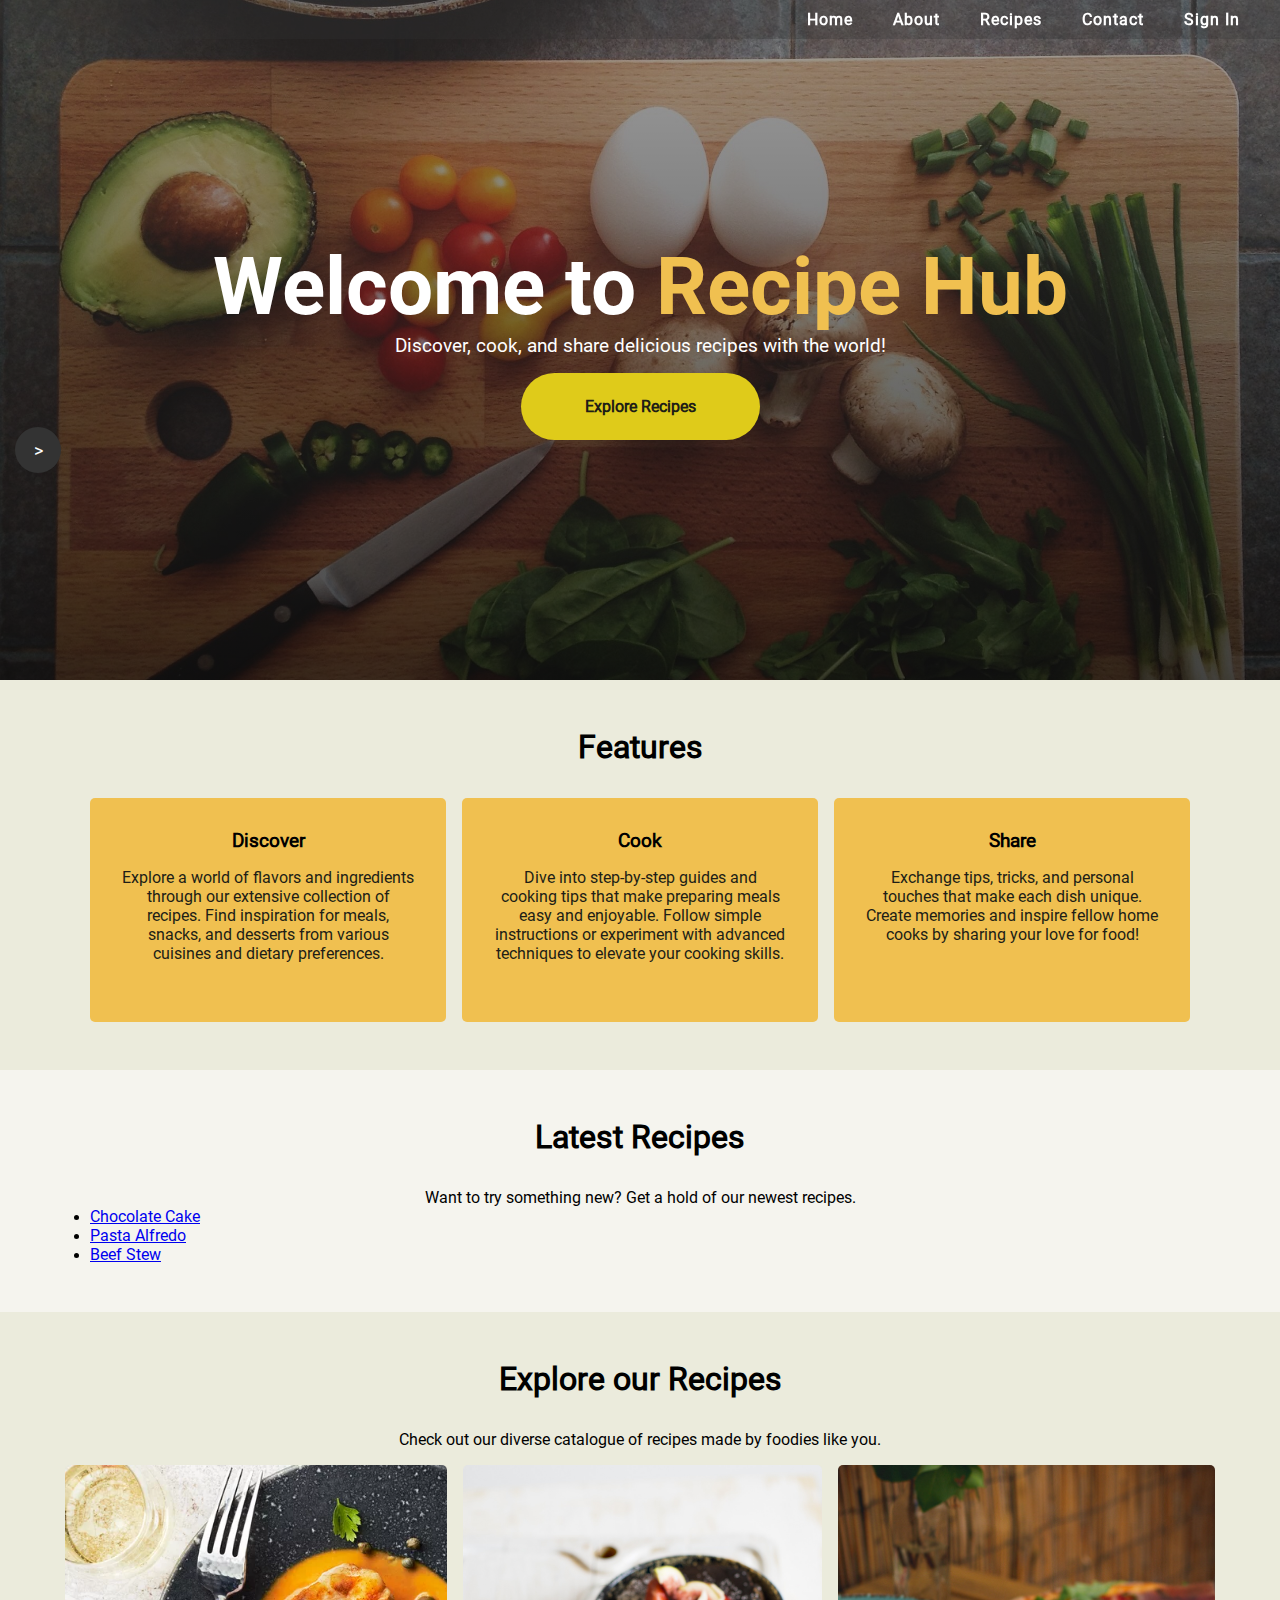
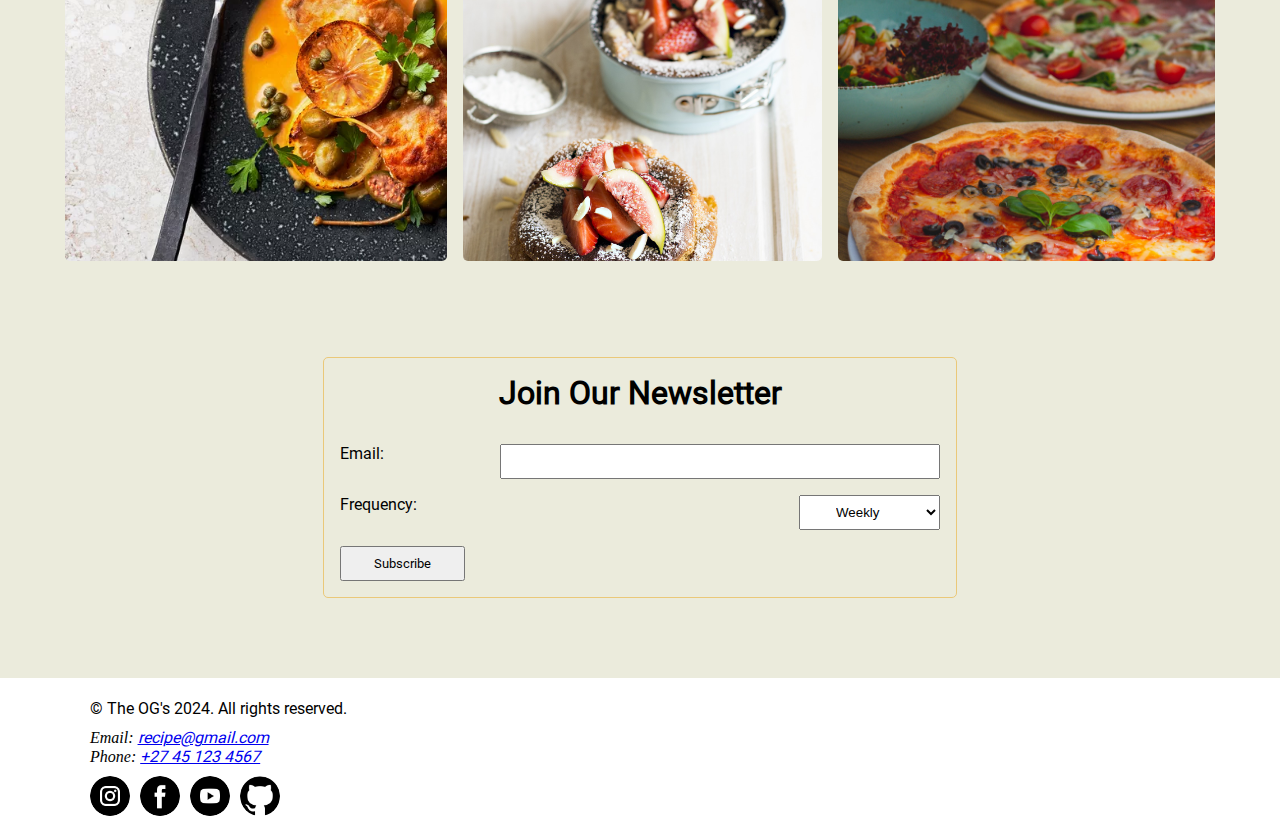
<file: index.html>
<!DOCTYPE html>
<html lang="en">
  <head>
    <meta charset="UTF-8" />
    <meta name="viewport" content="width=device-width, initial-scale=1.0" />
    <!--Makes website more compatible on mobile browsers-->
    <meta http-equiv="X-UA-Compatible" content="IE=edge" />
    <title>Home | Recipes</title>
    <link rel="stylesheet" type="text/css" href="style.css" />
  </head>

  <body>
    <!--start navbar-->
    <nav class="navbar">
      <ul class="nav-list">
        <li class="nav-item">
          <a href="index.html" class="nav-link">Home</a>
        </li>
        <li class="nav-item">
          <a href="about.html" class="nav-link">About</a>
        </li>
        <li class="nav-item">
          <a href="recipes.html" class="nav-link">Recipes</a>
        </li>
        <li class="nav-item">
          <a href="contact.html" class="nav-link">Contact</a>
        </li>
        <li class="nav-item">
          <a href="signIn.html" class="nav-link">Sign In</a>
        </li>
      </ul>
    </nav>
    <!--end navbar-->

    <!--start Sidebar-->
    <!-- Toggle checkbox (hidden) -->
    <input type="checkbox" id="toggle-sidebar" class="toggle-checkbox" />

    <!-- Label acting as a button -->
    <label for="toggle-sidebar" class="toggle-button"></label>
    <div class="sidebar">
      <nav>
        <ul>
          <li><a href="#">Home</a></li>
          <li><a href="#">About</a></li>
          <li><a href="#">Services</a></li>
          <li><a href="#">Contact</a></li>
        </ul>
      </nav>
    </div>
    <!--end Sidebar-->

    <!--Implemented background image to enhance the style-->
    <header>
      <h1>Welcome to <span>Recipe Hub</span></h1>
      <p>Discover, cook, and share delicious recipes with the world!<br /></p>
      <a
        href="recipes.html"
        id="explore-btn"
        title="Explore our collection of recipes"
        >Explore Recipes</a
      >
    </header>

    <main class="main-content">
      <section id="features">
        <section class="container">
          <h2>Features</h2>
          <article class="container2">
            <hgroup class="card">
              <h3>Discover</h3>
              <p>
                Explore a world of flavors and ingredients through our extensive
                collection of recipes. Find inspiration for meals, snacks, and
                desserts from various cuisines and dietary preferences.
              </p>
            </hgroup>

            <hgroup class="card">
              <h3>Cook</h3>
              <p>
                Dive into step-by-step guides and cooking tips that make
                preparing meals easy and enjoyable. Follow simple instructions
                or experiment with advanced techniques to elevate your cooking
                skills.
              </p>
            </hgroup>

            <hgroup class="card">
              <h3>Share</h3>
              <p>
                Exchange tips, tricks, and personal touches that make each dish
                unique. Create memories and inspire fellow home cooks by sharing
                your love for food!
              </p>
            </hgroup>
          </article>
        </section>
      </section>
      <section id="latest-recipes">
        <section class="container">
          <h2>Latest Recipes</h2>
          <p>Want to try something new? Get a hold of our newest recipes.</p>
          <ul>
            <li>
              <a href="recipes/chocolate_cake.html"> Chocolate Cake </a>
            </li>

            <li>
              <a href="recipes/chocolate_cake.html"> Pasta Alfredo </a>
            </li>

            <li>
              <a href="recipes/chocolate_cake.html"> Beef Stew </a>
            </li>
          </ul>
        </section>
      </section>

      <section id="explore-sn">
        <section class="container">
          <h2>Explore our Recipes</h2>
          <p>
            Check out our diverse catalogue of recipes made by foodies like you.
          </p>
          <ul>
            <li>
              <a href="recipes/chocolate_cake.html" class="explore-link"
                ><span>Vegetarian <br />Cuisines</span></a
              >
            </li>
            <li>
              <a href="recipes/chocolate_cake.html" class="explore-link"
                >Savory <br />
                Desserts</a
              >
            </li>
            <li>
              <a href="recipes/chocolate_cake.html" class="explore-link"
                >Italian <br />Delicacies</a
              >
            </li>
          </ul>
        </section>
      </section>

      <section id="newsletter">
        <section class="container">
          <form action="subscribe.html" method="post">
            <h2>Join Our Newsletter</h2>
            <label for="email"
              >Email: <input type="email" id="email" name="email" required
            /></label>

            <label for="frequency"
              >Frequency:
              <select id="frequency" name="frequency">
                <option value="weekly">Weekly</option>
                <option value="monthly">Monthly</option>
                <option value="quarterly">Quarterly</option>
              </select>
            </label>

            <input type="submit" value="Subscribe" />
          </form>
        </section>
      </section>
    </main>

    <footer>
      <section class="container">
        <p>&copy; The OG's 2024. All rights reserved.</p>
        <address role="contentinfo">
          Email: <a href="mailto:recipe@gmail.com">recipe@gmail.com</a><br />
          Phone: <a href="tel:+27451234567">+27 45 123 4567</a>
        </address>
        <!--Begin social buttons-->

        <!--TODO replace links with relevant locations-->
        <div class="social-buttons">
          <a
            href="https://www.instagram.com"
            class="social-button instagram"
            aria-label="Instagram"
            target="_blank"
          ></a>
          <a
            href="https://www.facebook.com"
            class="social-button facebook"
            aria-label="Facebook"
            target="_blank"
          ></a>
          <a
            href="https://www.youtube.com"
            class="social-button youtube"
            aria-label="YouTube"
            target="_blank"
          ></a>
          <a
            href="https://www.github.com"
            class="social-button github"
            aria-label="GitHub"
            target="_blank"
          ></a>
        </div>
        <!--End social buttons-->
      </section>
    </footer>
  </body>
</html>
</file>
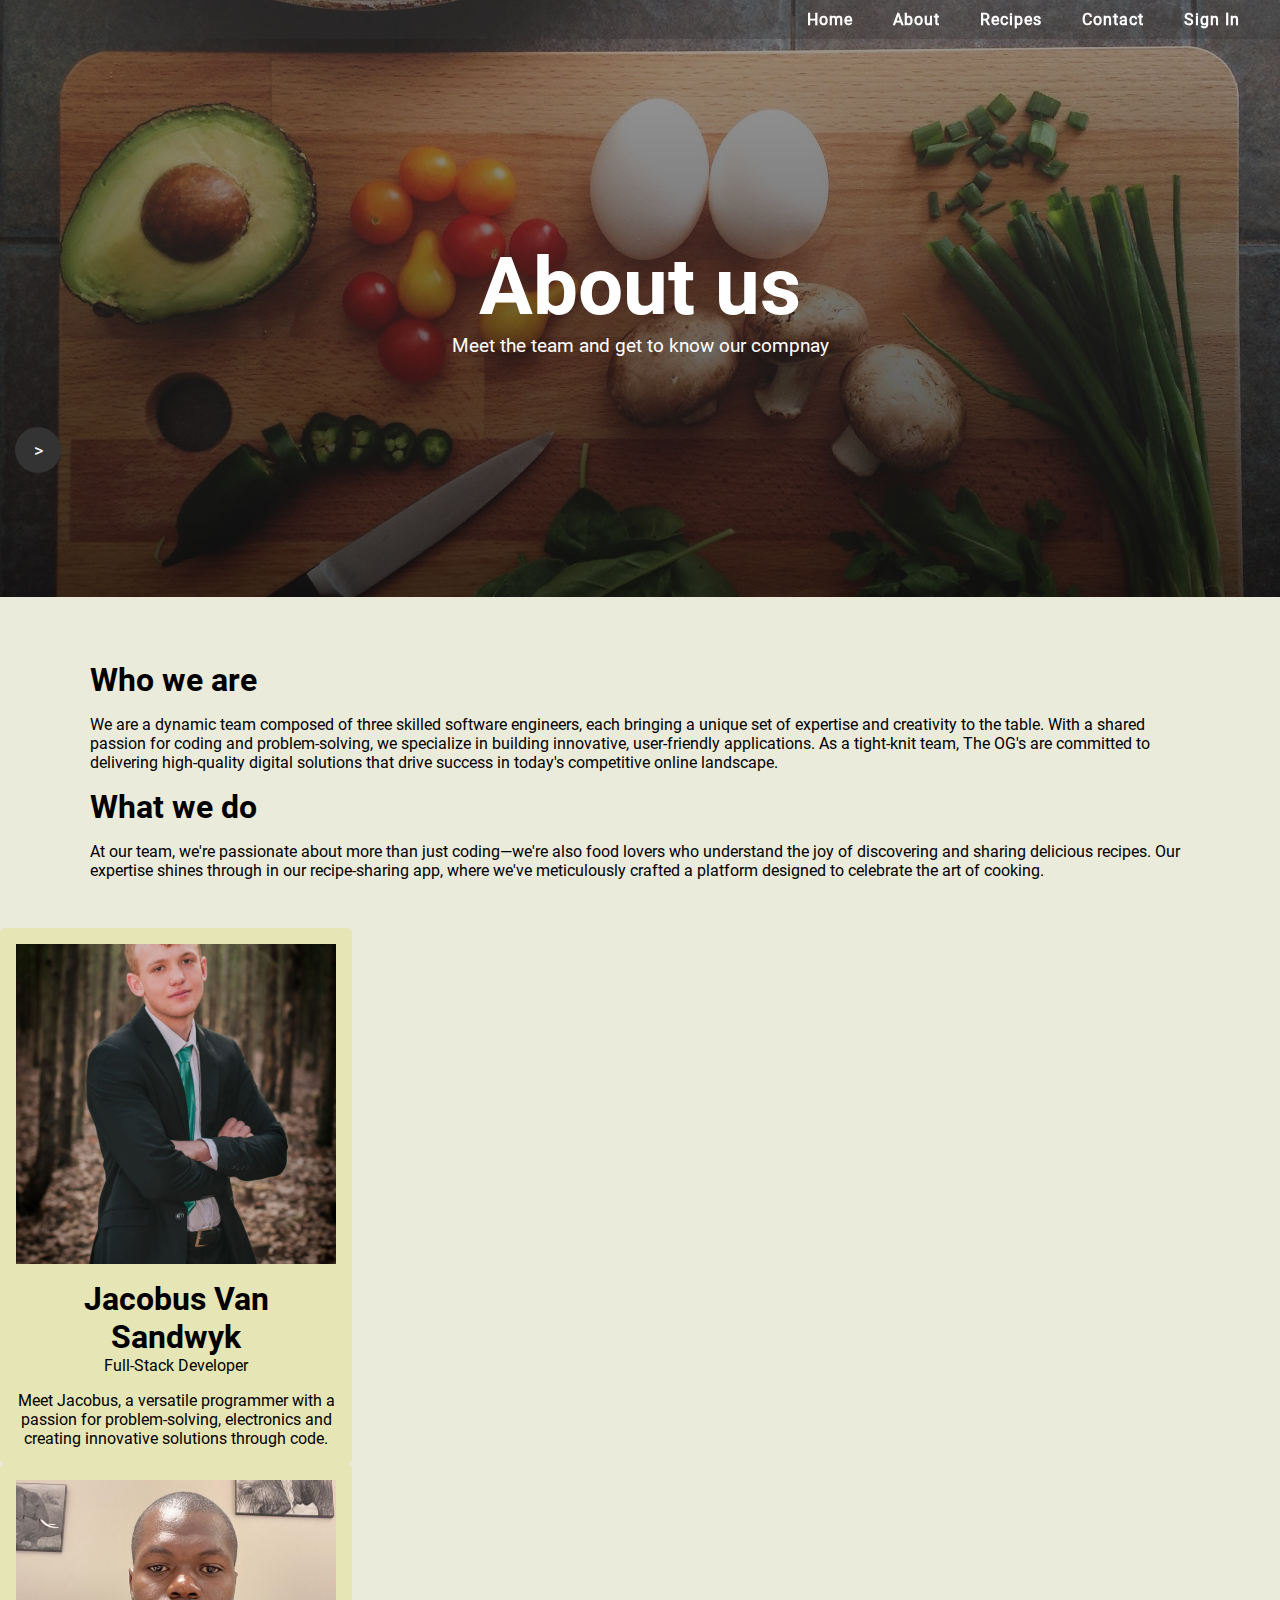
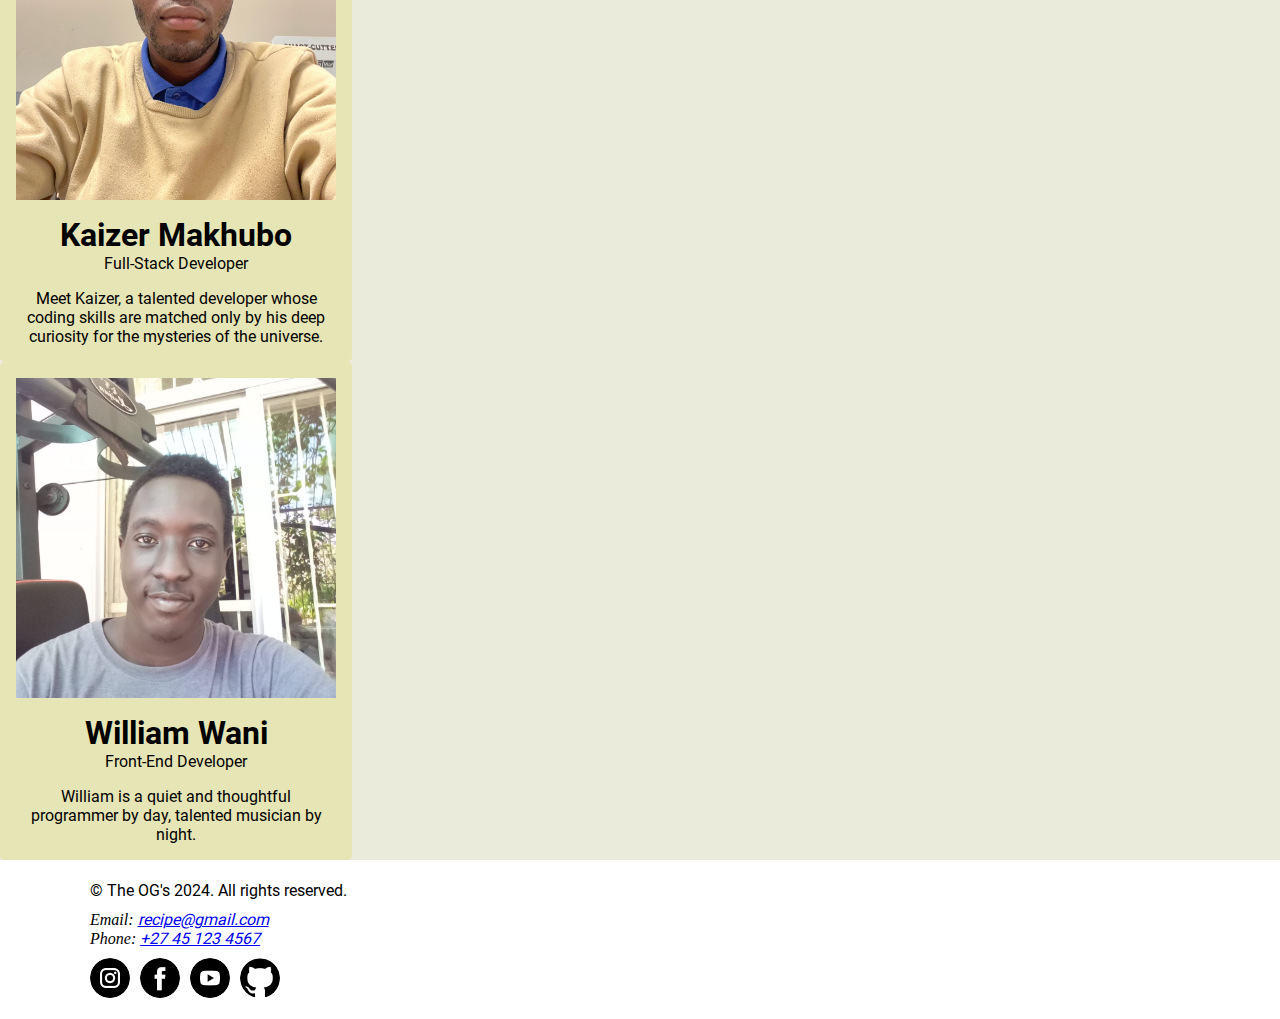
<file: about.html>
<html>
  <head>
    <meta name="viewport" content="width=device-width, initial-scale=1.0" />
    <title>About | Recipes</title>
    <link rel="stylesheet" type="text/css" href="style.css" />
  </head>
  <body>
    <nav class="navbar">
      <ul class="nav-list">
        <li class="nav-item">
          <a href="index.html" class="nav-link">Home</a>
        </li>
        <li class="nav-item">
          <a href="about.html" class="nav-link">About</a>
        </li>
        <li class="nav-item">
          <a href="recipes.html" class="nav-link">Recipes</a>
        </li>
        <li class="nav-item">
          <a href="contact.html" class="nav-link">Contact</a>
        </li>
        <li class="nav-item">
          <a href="signIn.html" class="nav-link">Sign In</a>
        </li>
      </ul>
    </nav>

<!--start Sidebar-->
<!-- Toggle checkbox (hidden) -->
<input type="checkbox" id="toggle-sidebar" class="toggle-checkbox">

<!-- Label acting as a button -->
<label for="toggle-sidebar" class="toggle-button"></label>
<div class="sidebar">
  <nav>
    <ul>
      <li><a href="#">Home</a></li>
      <li><a href="#">About</a></li>
      <li><a href="#">Services</a></li>
      <li><a href="#">Contact</a></li>
    </ul>
  </nav>
</div>
<!--end Sidebar-->

    <header>
      <h1>About us</h1>
      <p>Meet the team and get to know our compnay</p>
    </header>
    <main id="about">
      <section id="intro">
        <section class="container">
          <hgroup>
            <h1>Who we are</h1>
            <p>
              We are a dynamic team composed of three skilled software
              engineers, each bringing a unique set of expertise and creativity
              to the table. With a shared passion for coding and
              problem-solving, we specialize in building innovative,
              user-friendly applications. As a tight-knit team, The OG's are
              committed to delivering high-quality digital solutions that drive
              success in today's competitive online landscape.
            </p>
          </hgroup>

          <hgroup>
            <h1>What we do</h1>
            <p>
              At our team, we're passionate about more than just coding—we're also 
              food lovers who understand the joy of discovering 
              and sharing delicious recipes. Our expertise shines through in our 
              recipe-sharing app, where we've meticulously crafted a platform designed 
              to celebrate the art of cooking.
            </p>
          </hgroup>
        </section>
      </section>
      <section id="team">
        <section class="container2">
          <article class="card">
            <img class="round image" src="img/jaco.jpg" alt="Jaco" />
            <hgroup>
              <h1>Jacobus Van Sandwyk</h1>
              <p>Full-Stack Developer</p>
            </hgroup>
            <p>
              Meet Jacobus, a versatile programmer with a passion for
              problem-solving, electronics and creating innovative solutions
              through code.
            </p>
          </article>

          <article class="card">
            <img src="img/kai.jpg" alt="Kai" />
            <hgroup>
              <h1>Kaizer Makhubo</h1>
              <p>Full-Stack Developer</p>
            </hgroup>
            <p>
              Meet Kaizer, a talented developer whose coding skills are matched
              only by his deep curiosity for the mysteries of the universe.
            </p>
          </article>

          <article class="card">
            <img src="img/will.jpg" alt="Willy" />
            <hgroup>
              <h1>William Wani</h1>
              <p>Front-End Developer</p>
            </hgroup>
            <p>
              William is a quiet and thoughtful programmer by day, talented musician
              by night. 
            </p>
          </article>
        </section>
      </section>
    </main>
    <!--main content sections here-->
    <footer>
      <section class="container">
        <p>&copy; The OG's 2024. All rights reserved.</p>
        <address role="contentinfo">
          Email: <a href="mailto:recipe@gmail.com">recipe@gmail.com</a><br />
          Phone: <a href="tel:+27451234567">+27 45 123 4567</a>
        </address>
        <!--Begin social buttons-->

        <!--TODO replace links with relevant locations-->
        <div class="social-buttons">
          <a href="https://www.instagram.com" class="social-button instagram" aria-label="Instagram" target="_blank"></a>
          <a href="https://www.facebook.com" class="social-button facebook" aria-label="Facebook" target="_blank"></a>
          <a href="https://www.youtube.com" class="social-button youtube" aria-label="YouTube" target="_blank"></a>
          <a href="https://www.github.com" class="social-button github" aria-label="GitHub" target="_blank"></a>
        </div>
        <!--End social buttons-->
      </section>
    </footer>
  </body>
</html>
</file>
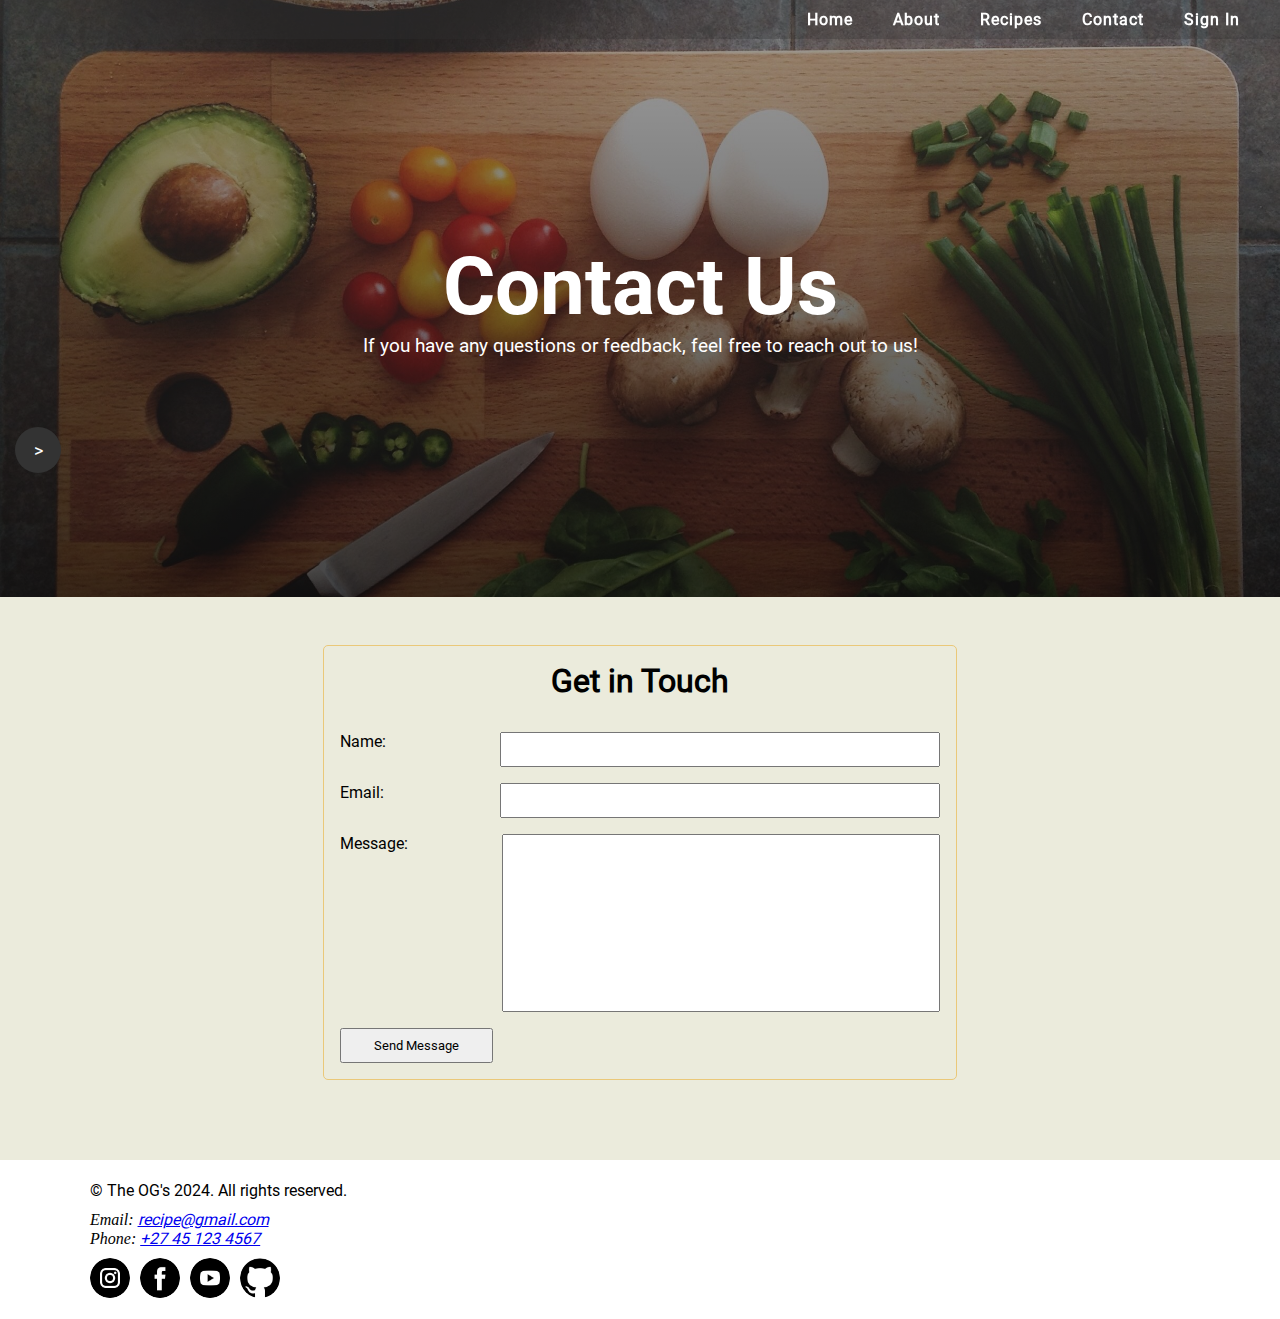
<file: contact.html>
<!DOCTYPE html>
<html lang="en">
  <head>
    <meta charset="UTF-8" />
    <meta name="viewport" content="width=device-width, initial-scale=1.0" />
    <title>Contact | Recipes</title>
    <link rel="stylesheet" type="text/css" href="style.css" />
  </head>
  <body>
    <nav class="navbar">
      <ul class="nav-list">
        <li class="nav-item">
          <a href="index.html" class="nav-link">Home</a>
        </li>
        <li class="nav-item">
          <a href="about.html" class="nav-link">About</a>
        </li>
        <li class="nav-item">
          <a href="recipes.html" class="nav-link">Recipes</a>
        </li>
        <li class="nav-item">
          <a href="contact.html" class="nav-link">Contact</a>
        </li>
        <li class="nav-item">
          <a href="signIn.html" class="nav-link">Sign In</a>
        </li>
      </ul>
    </nav>

  <!--start Sidebar-->
<!-- Toggle checkbox (hidden) -->
<input type="checkbox" id="toggle-sidebar" class="toggle-checkbox">

<!-- Label acting as a button -->
<label for="toggle-sidebar" class="toggle-button"></label>
<div class="sidebar">
  <nav>
    <ul>
      <li><a href="#">Home</a></li>
      <li><a href="#">About</a></li>
      <li><a href="#">Services</a></li>
      <li><a href="#">Contact</a></li>
    </ul>
  </nav>
</div>
<!--end Sidebar-->

    <header>
      <h1>Contact Us</h1>
      <p>
        If you have any questions or feedback, feel free to reach out to us!
      </p>
    </header>

    <main>
      <section id="contact-sn">
        <section class="container">
          <form action="submit_contact.html" method="post">
            <h2>Get in Touch</h2>
            <label
              >Name:
              <input type="text" id="name" name="name" required />
            </label>

            <label for="email"
              >Email:
              <input type="email" id="email" name="email" required />
            </label>

            <label for="message"
              >Message:
              <textarea
                id="message"
                name="message"
                rows="4"
                cols="50"
              ></textarea>
            </label>

            <input type="submit" value="Send Message" />
          </form>
        </section>
      </section>
    </main>

    <footer>
      <section class="container">
        <p>&copy; The OG's 2024. All rights reserved.</p>
        <address role="contentinfo">
          Email: <a href="mailto:recipe@gmail.com">recipe@gmail.com</a><br />
          Phone: <a href="tel:+27451234567">+27 45 123 4567</a>
        </address>
        <!--Begin social buttons-->

        <!--TODO replace links with relevant locations-->
        <div class="social-buttons">
          <a href="https://www.instagram.com" class="social-button instagram" aria-label="Instagram" target="_blank"></a>
          <a href="https://www.facebook.com" class="social-button facebook" aria-label="Facebook" target="_blank"></a>
          <a href="https://www.youtube.com" class="social-button youtube" aria-label="YouTube" target="_blank"></a>
          <a href="https://www.github.com" class="social-button github" aria-label="GitHub" target="_blank"></a>
        </div>
        <!--End social buttons-->
      </section>
    </footer>
  </body>
</html>
</file>
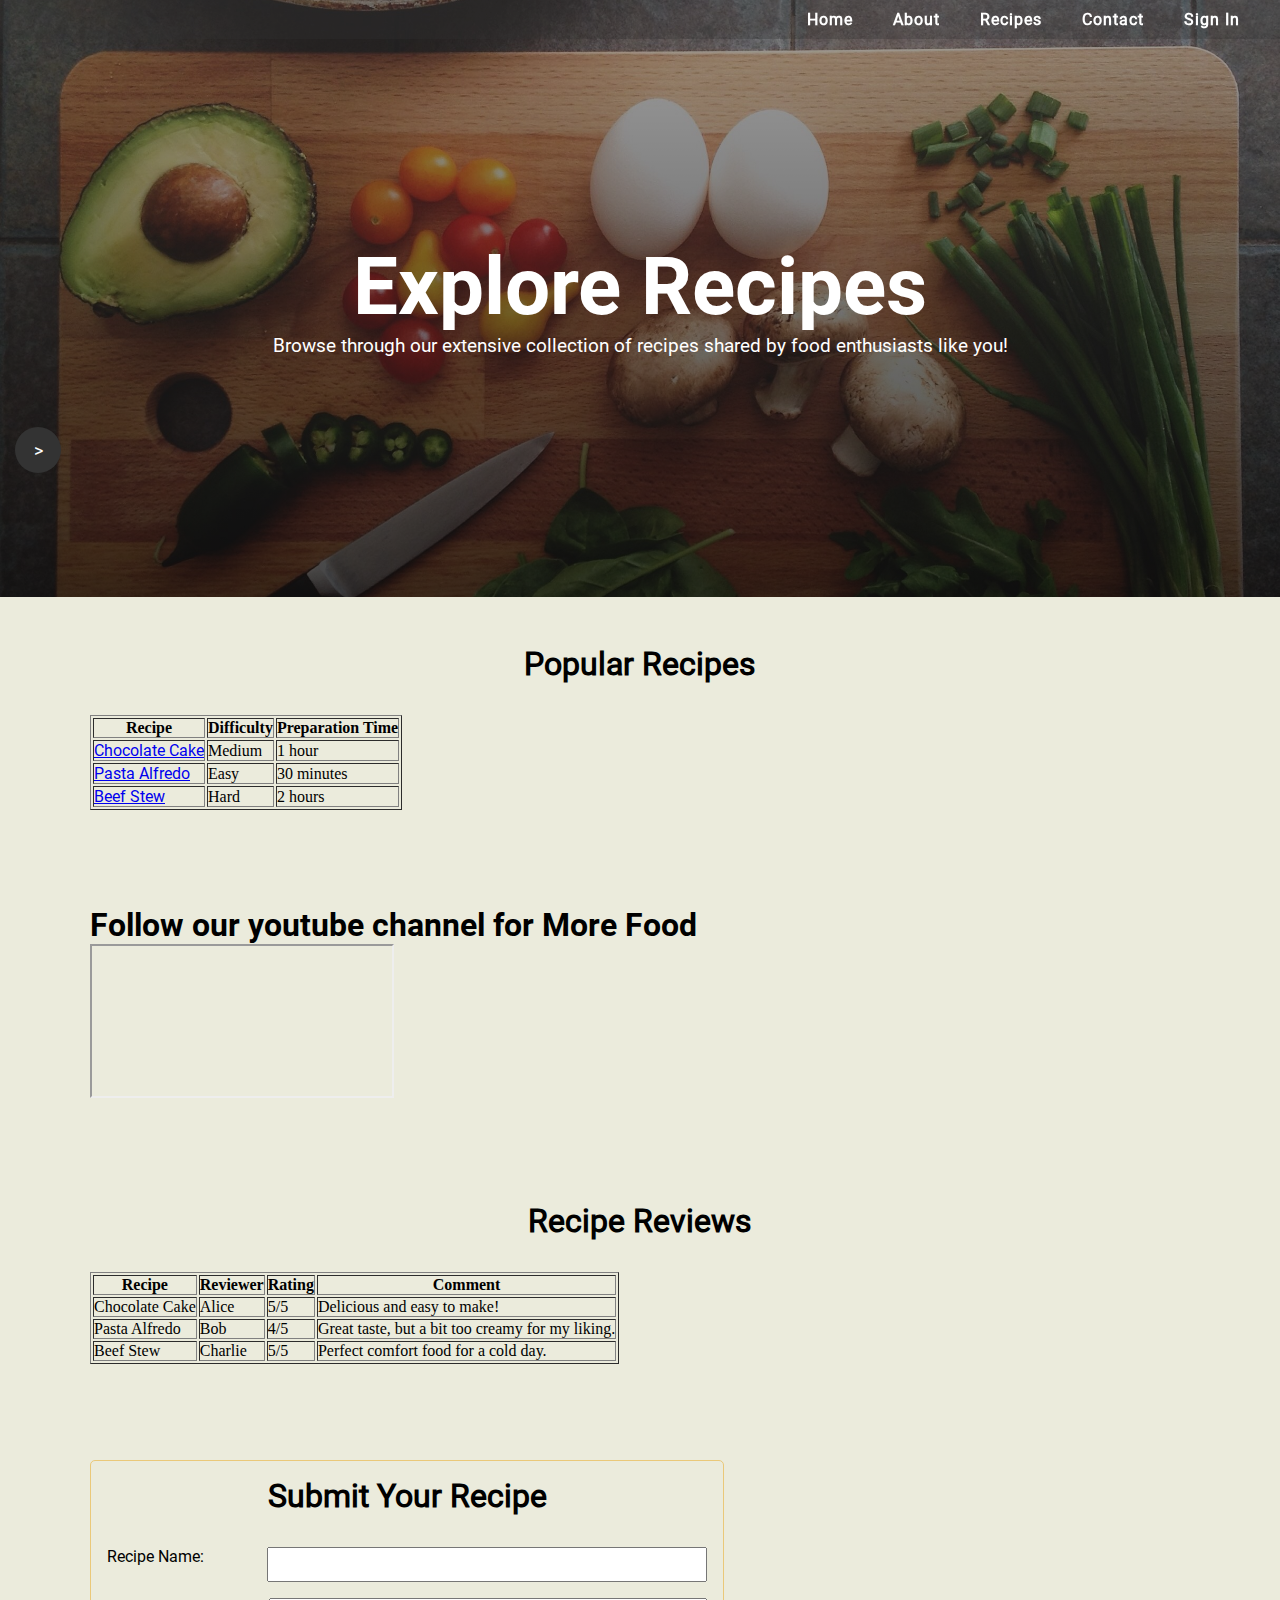
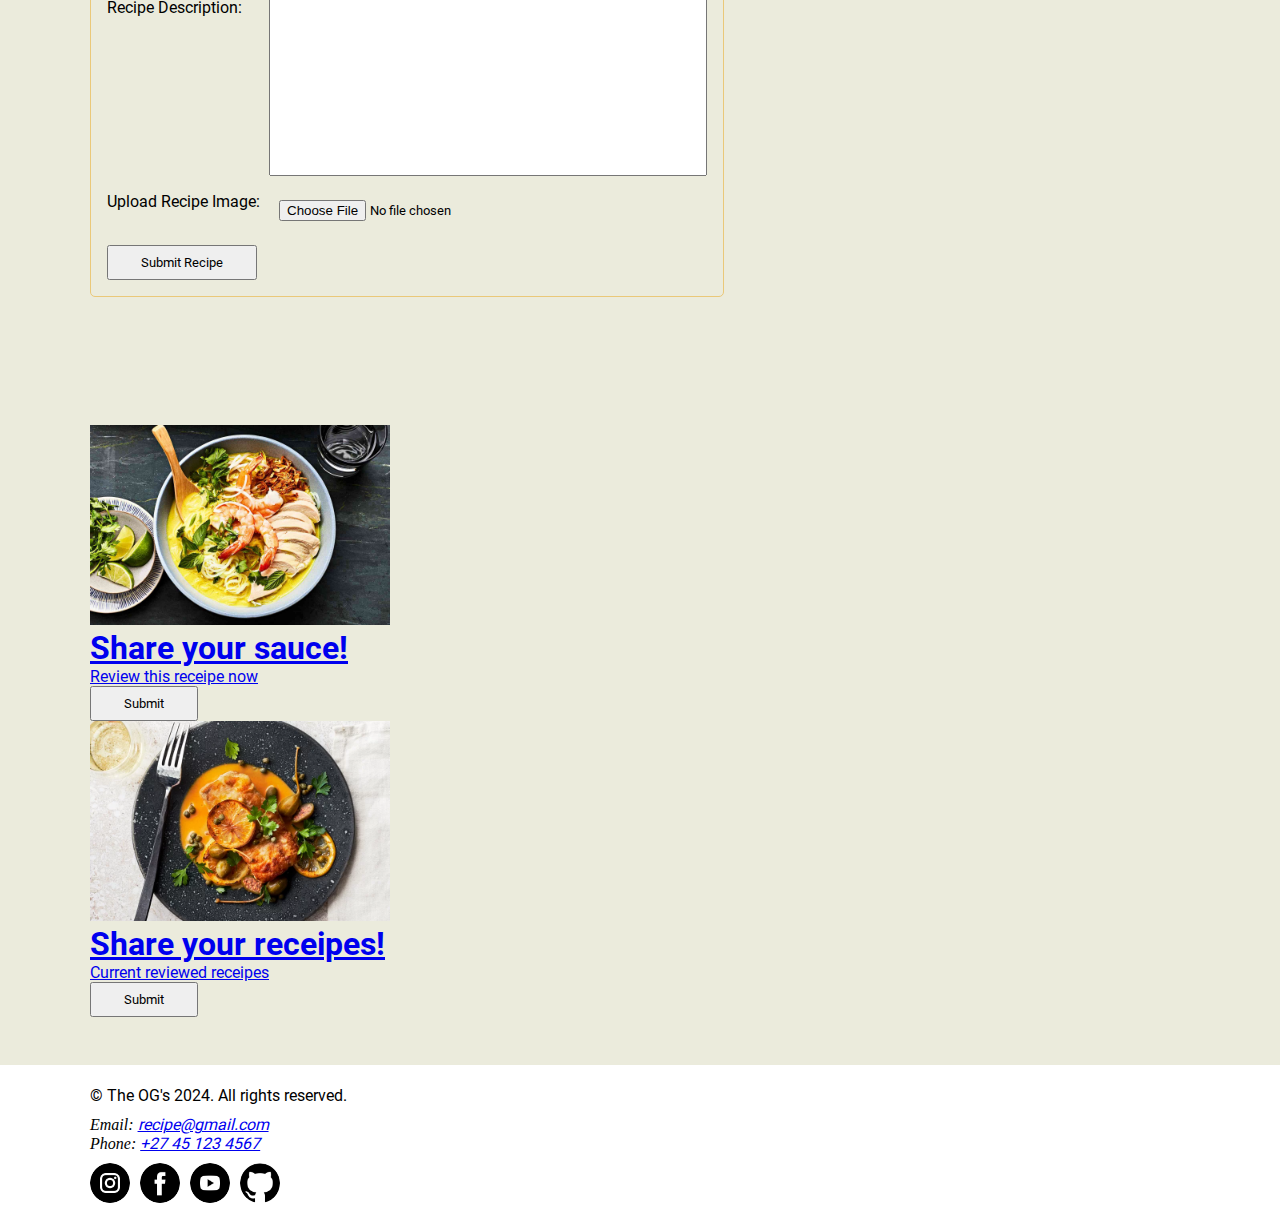
<file: recipes.html>
<!DOCTYPE html>
<html lang="en">
  <head>
    <meta charset="UTF-8" />
    <meta name="viewport" content="width=device-width, initial-scale=1.0">
    <title>Recipes | Recipes</title>
    <link rel="stylesheet" type="text/css" href="style.css" />
  </head>
  <body>
    <nav class="navbar">
      <ul class="nav-list">
        <li class="nav-item">
          <a href="index.html" class="nav-link">Home</a>
        </li>
        <li class="nav-item">
          <a href="about.html" class="nav-link">About</a>
        </li>
        <li class="nav-item">
          <a href="recipes.html" class="nav-link">Recipes</a>
        </li>
        <li class="nav-item">
          <a href="contact.html" class="nav-link">Contact</a>
        </li>
        <li class="nav-item">
          <a href="signIn.html" class="nav-link">Sign In</a>
        </li>
      </ul>
    </nav>

    <!--start Sidebar-->
<!-- Toggle checkbox (hidden) -->
<input type="checkbox" id="toggle-sidebar" class="toggle-checkbox">

<!-- Label acting as a button -->
<label for="toggle-sidebar" class="toggle-button"></label>
<div class="sidebar">
  <nav>
    <ul>
      <li><a href="#">Home</a></li>
      <li><a href="#">About</a></li>
      <li><a href="#">Services</a></li>
      <li><a href="#">Contact</a></li>
    </ul>
  </nav>
</div>
<!--end Sidebar-->


    <header>
      <h1>Explore Recipes</h1>
      <p>
        Browse through our extensive collection of recipes shared by food
        enthusiasts like you!
      </p>
    </header>

    <main>
      <section>
        <section class="container">
          <h2>Popular Recipes</h2>
          <!-- First table listing popular recipes -->
          <table border="1">
            <thead>
              <tr>
                <th>Recipe</th>
                <th>Difficulty</th>
                <th>Preparation Time</th>
              </tr>
            </thead>
            <tbody>
              <tr>
                <td><a href="recipes/chocolate_cake.html">Chocolate Cake</a></td>
                <td>Medium</td>
                <td>1 hour</td>
              </tr>
              <tr>
                <td><a href="recipes/pasta_alfredo.html">Pasta Alfredo</a></td>
                <td>Easy</td>
                <td>30 minutes</td>
              </tr>
              <tr>
                <td><a href="recipes/beef_stew.html">Beef Stew</a></td>
                <td>Hard</td>
                <td>2 hours</td>
              </tr>
            </tbody>
          </table>
        </section>
      </section>
      <section>
        <section class="container">
        <figure>
            <!--YouTube cooking video link-->
             <h1>Follow our youtube channel for More Food<h1>
            <iframe src="https://www.youtube.com/watch?v=Ndkx1bPNCUM"></iframe>
        </figure>
      </section>
    </section>

      <section>
        <section class="container">
          <h2>Recipe Reviews</h2>
          <!-- Second table displaying reviews of recipes -->
          <table border="1">
            <thead>
              <tr>
                <th>Recipe</th>
                <th>Reviewer</th>
                <th>Rating</th>
                <th>Comment</th>
              </tr>
            </thead>
            <tbody>
              <tr>
                <td>Chocolate Cake</td>
                <td>Alice</td>
                <td>5/5</td>
                <td>Delicious and easy to make!</td>
              </tr>
              <tr>
                <td>Pasta Alfredo</td>
                <td>Bob</td>
                <td>4/5</td>
                <td>Great taste, but a bit too creamy for my liking.</td>
              </tr>
              <tr>
                <td>Beef Stew</td>
                <td>Charlie</td>
                <td>5/5</td>
                <td>Perfect comfort food for a cold day.</td>
              </tr>
            </tbody>
          </table>
        </section>
      </section>

      <section id="submit-recipe">
        <section class="container">
        
        <form
          action="submit_recipe.html"
          method="post"
          enctype="multipart/form-data"
        >
        <h2>Submit Your Recipe</h2>
          <label for="recipe-name">Recipe Name:  
            <input
            type="text"
            id="recipe-name"
            name="recipe-name"
            required
          />
        </label>
         

          <label for="recipe-desc">Recipe Description:
            <textarea
            id="recipe-desc"
            name="recipe-desc"
            rows="4"
            cols="50"
          ></textarea
          >
          </label>
          

          <label for="recipe-file">Upload Recipe Image:
            <input
            type="file"
            id="recipe-file"
            name="recipe-file"
            accept="image/*"
          />
          </label>
          <input type="submit" value="Submit Recipe" />
          </form>
            <!---->
          </section>
      </section>
       
     <section>
      <section class="container">
        <figure> 
          <a href="review.html">
          <img src="foodImages/food2.jpg" height="200" width="300">
          <figcaption><h1>Share your sauce!</h1></figcaption>
          <p>Review this receipe now</p>
          <input type="submit">
          </a> 
        </figure>
        <figure>
        <a href="reviewed.html">

          <img src="foodImages/food1.jpeg" height="200" width="300"> 
          <figcaption><h1>Share your receipes!</h1></figcaption>
          <p>Current reviewed receipes</p>
          <input type="submit"></a>
        </figure>
  <!---->
        </section>
      </section>
    </main>

    <footer>
      <section class="container">
        <p>&copy; The OG's 2024. All rights reserved.</p>
        <address role="contentinfo">
          Email: <a href="mailto:recipe@gmail.com">recipe@gmail.com</a><br />
          Phone: <a href="tel:+27451234567">+27 45 123 4567</a>
        </address>
        <!--Begin social buttons-->

        <!--TODO replace links with relevant locations-->
        <div class="social-buttons">
          <a
            href="https://www.instagram.com"
            class="social-button instagram"
            aria-label="Instagram"
            target="_blank"
          ></a>
          <a
            href="https://www.facebook.com"
            class="social-button facebook"
            aria-label="Facebook"
            target="_blank"
          ></a>
          <a
            href="https://www.youtube.com"
            class="social-button youtube"
            aria-label="YouTube"
            target="_blank"
          ></a>
          <a
            href="https://www.github.com"
            class="social-button github"
            aria-label="GitHub"
            target="_blank"
          ></a>
        </div>
        <!--End social buttons-->
      </section>
    </footer>
  </body>
</html>
</file>
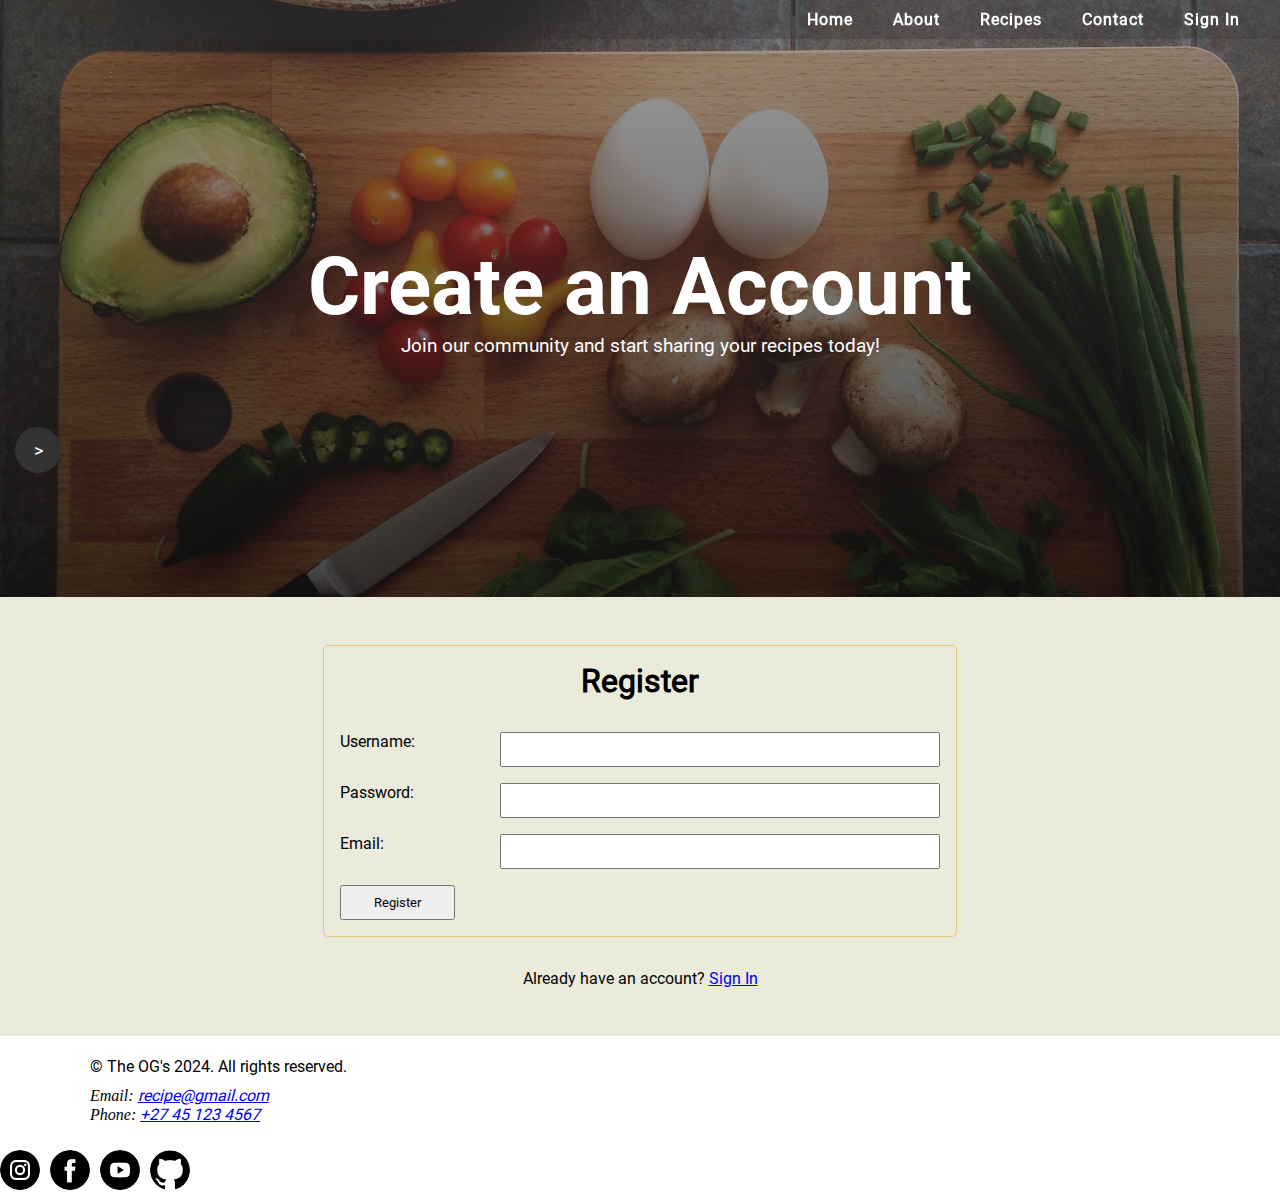
<file: register.html>
<!DOCTYPE html>
<html lang="en">
  <head>
    <meta charset="UTF-8" />
    <meta name="viewport" content="width=device-width, initial-scale=1.0" />
    <title>Register | Recipes</title>
    <link rel="stylesheet" type="text/css" href="style.css" />
  </head>
  <body>
    <nav class="navbar">
      <ul class="nav-list">
        <li class="nav-item">
          <a href="index.html" class="nav-link">Home</a>
        </li>
        <li class="nav-item">
          <a href="about.html" class="nav-link">About</a>
        </li>
        <li class="nav-item">
          <a href="recipes.html" class="nav-link">Recipes</a>
        </li>
        <li class="nav-item">
          <a href="contact.html" class="nav-link">Contact</a>
        </li>
        <li class="nav-item">
          <a href="signIn.html" class="nav-link">Sign In</a>
        </li>
      </ul>
    </nav>

<!--start Sidebar-->
<!-- Toggle checkbox (hidden) -->
<input type="checkbox" id="toggle-sidebar" class="toggle-checkbox">

<!-- Label acting as a button -->
<label for="toggle-sidebar" class="toggle-button"></label>
<div class="sidebar">
  <nav>
    <ul>
      <li><a href="#">Home</a></li>
      <li><a href="#">About</a></li>
      <li><a href="#">Services</a></li>
      <li><a href="#">Contact</a></li>
    </ul>
  </nav>
</div>
<!--end Sidebar-->

    <header>
      <h1>Create an Account</h1>
      <p>Join our community and start sharing your recipes today!</p>
    </header>

    <main>
      <section id="signup-sn">
        <section class="container">
          <form action="register_user.html" method="post">
            <h2>Register</h2>
            <label for="new-username"
              >Username:
              <input type="text" id="new-username" name="username" required
            /></label>

            <label for="new-password"
              >Password:
              <input type="password" id="new-password" name="password" required
            /></label>

            <label for="email"
              >Email: <input type="email" id="email" name="email" required
            /></label>

            <input type="submit" value="Register" />
          </form>
          <p>Already have an account? <a href="signIn.html">Sign In</a></p>
        </section>
      </section>
    </main>

    <footer>
      <section class="container">
        <p>&copy; The OG's 2024. All rights reserved.</p>
        <address role="contentinfo">
          Email: <a href="mailto:recipe@gmail.com">recipe@gmail.com</a><br />
          Phone: <a href="tel:+27451234567">+27 45 123 4567</a>
        </address>
      </section>
      <!--Begin social buttons-->

        <!--TODO replace links with relevant locations-->
        <div class="social-buttons">
          <a href="https://www.instagram.com" class="social-button instagram" aria-label="Instagram" target="_blank"></a>
          <a href="https://www.facebook.com" class="social-button facebook" aria-label="Facebook" target="_blank"></a>
          <a href="https://www.youtube.com" class="social-button youtube" aria-label="YouTube" target="_blank"></a>
          <a href="https://www.github.com" class="social-button github" aria-label="GitHub" target="_blank"></a>
        </div>
        <!--End social buttons-->
    </footer>
  </body>
</html>
</file>
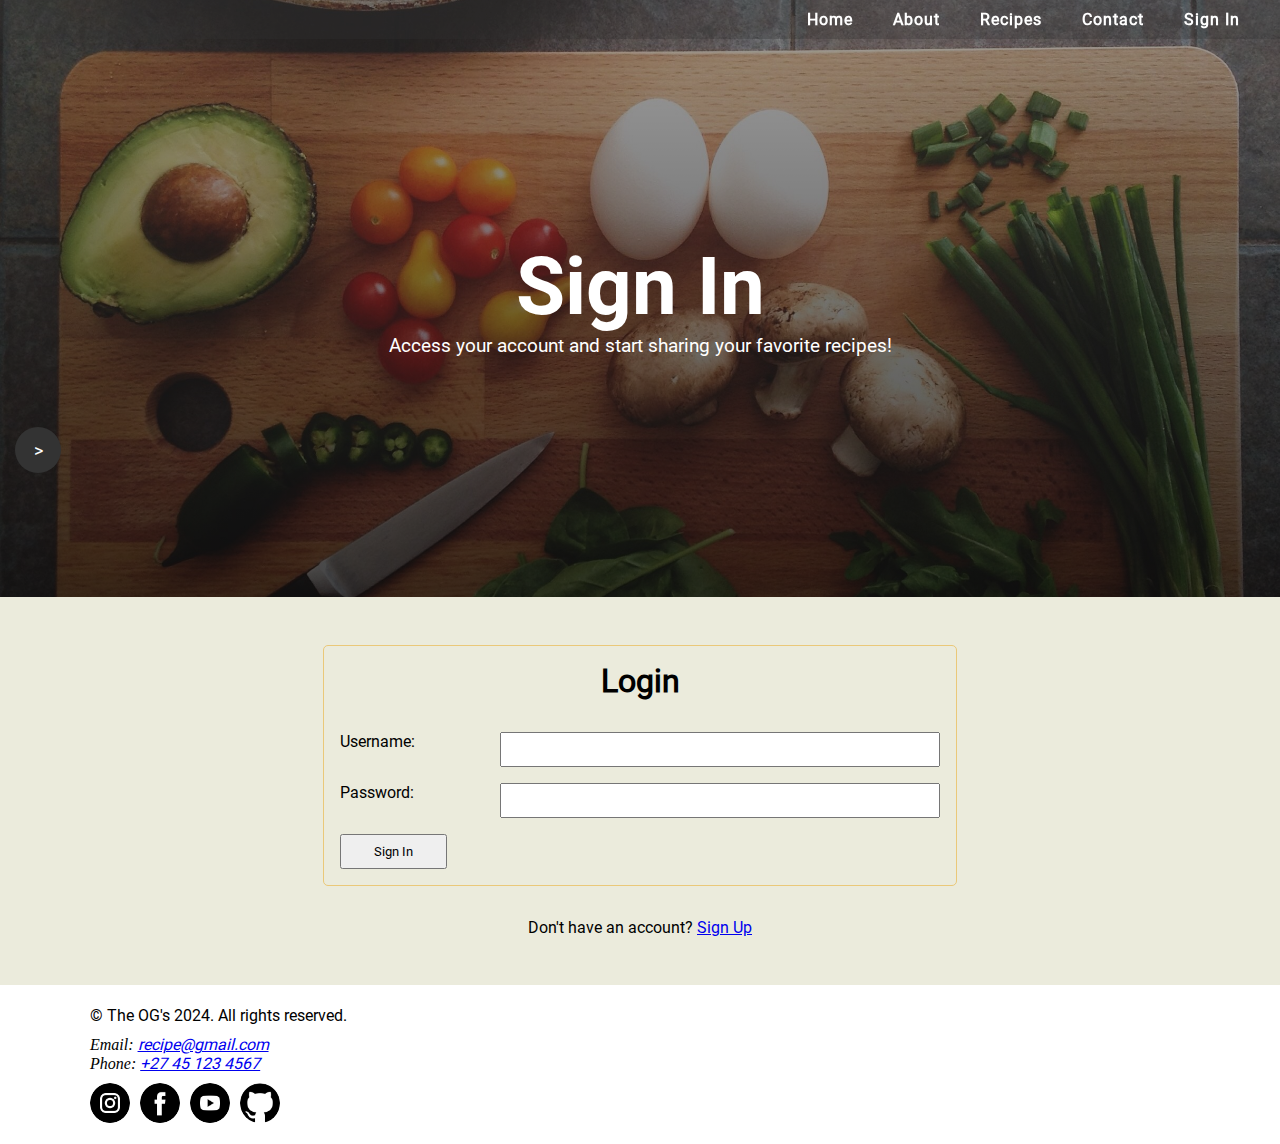
<file: signIn.html>
<!DOCTYPE html>
<html lang="en">
  <head>
    <meta charset="UTF-8" />
    <meta name="viewport" content="width=device-width, initial-scale=1.0" />
    <title>Sign In | Recipes</title>
    <link rel="stylesheet" type="text/css" href="style.css" />
  </head>
  <body>
    <nav>
      <nav class="navbar">
        <ul class="nav-list">
          <li class="nav-item">
            <a href="index.html" class="nav-link">Home</a>
          </li>
          <li class="nav-item">
            <a href="about.html" class="nav-link">About</a>
          </li>
          <li class="nav-item">
            <a href="recipes.html" class="nav-link">Recipes</a>
          </li>
          <li class="nav-item">
            <a href="contact.html" class="nav-link">Contact</a>
          </li>
          <li class="nav-item">
            <a href="signIn.html" class="nav-link">Sign In</a>
          </li>
        </ul>
      </nav>

<!--start Sidebar-->
<!-- Toggle checkbox (hidden) -->
<input type="checkbox" id="toggle-sidebar" class="toggle-checkbox">

<!-- Label acting as a button -->
<label for="toggle-sidebar" class="toggle-button"></label>
<div class="sidebar">
  <nav>
    <ul>
      <li><a href="#">Home</a></li>
      <li><a href="#">About</a></li>
      <li><a href="#">Services</a></li>
      <li><a href="#">Contact</a></li>
    </ul>
  </nav>
</div>
<!--end Sidebar-->


    <header>
      <h1>Sign In</h1>
      <p>Access your account and start sharing your favorite recipes!</p>
    </header>

    <main>
      <section id="login-sn">
        <section class="container">
         
          <form action="login.html" method="post">
            <h2>Login</h2>
            <label for="username"
              >Username:
              <input type="text" id="username" name="username" required
            /></label>

            <label for="password"
              >Password:
              <input type="password" id="password" name="password" required
            /></label>

            <input type="submit" value="Sign In" />
          </form>
          <p>Don't have an account? <a href="register.html">Sign Up</a></p>
        </section>
      </section>
    </main>

    <footer>
      <section class="container">
        <p>&copy; The OG's 2024. All rights reserved.</p>
        <address role="contentinfo">
          Email: <a href="mailto:recipe@gmail.com">recipe@gmail.com</a><br />
          Phone: <a href="tel:+27451234567">+27 45 123 4567</a>
        </address>
        <!--Begin social buttons-->

        <!--TODO replace links with relevant locations-->
        <div class="social-buttons">
          <a href="https://www.instagram.com" class="social-button instagram" aria-label="Instagram" target="_blank"></a>
          <a href="https://www.facebook.com" class="social-button facebook" aria-label="Facebook" target="_blank"></a>
          <a href="https://www.youtube.com" class="social-button youtube" aria-label="YouTube" target="_blank"></a>
          <a href="https://www.github.com" class="social-button github" aria-label="GitHub" target="_blank"></a>
        </div>
        <!--End social buttons-->
      </section>
    </footer>
  </body>
</html>
</file>
<file: style.css>
/************** DEFAULT CSS ACROSS ALL PAGES ************/

/* use fonts */
@font-face {
  font-family: Roboto-Regular;
  src: url("font/Roboto-Regular.ttf");
}

@font-face {
  font-family: Roboto-Bold;
  src: url("font/Roboto-Bold.ttf");
}

/* remove default browser paddings and margins */
* {
  padding: 0;
  margin: 0;
}

h1 {
  font-family: Roboto-Bold;
  font-weight: bold;
}

h2,
h3,
a,
p,
textarea,
input,
label {
  font-family: Roboto-Regular;
}

/*--------------------------------------------------------------------------------------------------------------*/
/* Begin Navbar */
.navbar {
  width: 100%;
  display: flex;
  justify-content: flex-end; /* Aligns items to the right */
  align-items: center; /* Centers items vertically within the navbar */
  background-color: rgba(51, 51, 51, 0.3); /* Transparent background */
  position: fixed; /* Fix the navbar at the top */
  top: 0;
  right: 0;
  z-index: 1000;
  padding: 10px 20px;
  box-sizing: border-box;
}

/* List styling */
.nav-list {
  list-style-type: none;
  display: flex;
  margin: 0;
  padding: 0;
}

/* Nav items */
.nav-item {
  margin: 0 20px; /* Space between the links */
}

/* Nav links */
.nav-link {
  text-decoration: none;
  color: white; /* Text color */
  font-size: 16px;
  font-weight: 600;
  position: relative;
  padding: 10px 0; /* Padding for the links */
  transition: color 0.3s; /* Smooth color transition */
  letter-spacing: 1px;
}

/* Hover effect */
.nav-link::after {
  content: "";
  position: absolute;
  left: 0;
  right: 0;
  bottom: -5px; /* Position underline further from the text */
  height: 3px;
  background-color: transparent; /* Start with no color */
  transition: background-color 0.3s, transform 0.3s; /* Smooth transition */
  transform: scaleX(0); /* Start with the underline not visible */
}

/* Hover effect color change */
.nav-link:hover::after {
  background-color: #f0c050; /* Use a color similar to the underline in the image */
  transform: scaleX(1); /* Expand underline on hover */
}
/*End of navbar*/

/*--------------------------------------------------------------------------------------------------------------*/
/* begin Responsive Design for navbar*/
@media (max-width: 992px) {
  .nav-link {
    font-size: 14px; /* Slightly smaller text on smaller screens */
  }
}

@media (max-width: 768px) {
  .navbar {
    padding: 10px; /* Adjust padding for smaller screens */
  }

  .nav-list {
    gap: 10px; /* Reduce space between items */
  }
}

@media (max-width: 576px) {
  .nav-link {
    font-size: 12px; /* Even smaller text on very small screens */
    padding: 8px 0;
  }
}
/*end responsive design for navbar*/
/*--------------------------------------------------------------------------------------------------------------*/
/*Begin Sidebar*/

.toggle-checkbox {
  /*start by hiding the checkbox*/
  display: none;
}

.sidebar {
  position: fixed;
  top: 50%; /* Move to the middle of the screen */
  left: -300px;
  transform: translateY(-50%); /* Center vertically */
  width: 250px;
  height: auto; /* Adjust height based on content */
  background-color: #333;
  padding: 20px;
  transition: left 0.3s ease;
}

.sidebar nav ul {
  list-style-type: none;
  padding: 0;
}

.sidebar nav ul li {
  margin: 15px 0;
}

.sidebar nav ul li a {
  color: white;
  text-decoration: none;
  display: block;
}

/* Toggle button styling */
.toggle-button {
  position: fixed;
  top: 50%; /* Move to the middle of the screen */
  left: 15px;
  font-size: 18px; /* Smaller font size for the arrow */
  background: #333;
  color: white;
  padding: 8px;
  cursor: pointer;
  transition: left 0.3s ease; /* Smooth transition */
  z-index: 10; /* Ensure the button is on top */
  width: 30px;
  height: 30px;
  border-radius: 50%; /* Fully round  */
  text-align: center;
  display: flex;
  align-items: center;
  justify-content: center;
  transform: translateY(-50%); /* Center button vertically */
  border: none;
}

/* Arrow icon instead of text */
.toggle-button::after {
  content: ">"; /* Arrow symbol */
  font-size: 18px;
}

/* When the checkbox is checked, move the sidebar into view */
.toggle-checkbox:checked + .toggle-button + .sidebar {
  left: 0;
}

/* When sidebar is shown, shift toggle button */
.toggle-checkbox:checked + .toggle-button {
  left: 265px; /* Adjust based on sidebar width */
}
/*end Sidebar*/
/*--------------------------------------------------------------------------------------------------------------*/
/* Begin Responsive Design for sidebar*/
@media (max-width: 992px) {
  /* Adjust sidebar width for medium screens */
  .sidebar {
    width: 200px;
  }

  /* Adjust button position for medium screens */
  .toggle-button {
    left: 5px; /* Adjust as needed */
  }
}

@media (max-width: 768px) {
  /* Further adjust sidebar width for smaller screens */
  .sidebar {
    width: 150px;
  }

  /* Adjust button position for smaller screens */
  .toggle-button {
    left: 0; /* Move button closer to the screen edge */
  }
}

@media (max-width: 576px) {
  /* Adjust sidebar width for very small screens */
  .sidebar {
    width: 120px;
  }

  /* Adjust button position for very small screens */
  .toggle-button {
    left: 0; /* Ensure button is always visible */
  }
}
/* End Responsive Design for sidebar*/
/*--------------------------------------------------------------------------------------------------------------*/

/*Start Social buttons*/
.social-buttons {
  margin-top: 10px;
  display: flex;
  gap: 10px; /* Space between buttons */
}

.social-button {
  width: 40px;
  height: 40px;
  display: inline-block;
  background-size: cover; /* Cover background with icons */
  border-radius: 50%; /* Make buttons circular */
  transition: transform 0.3s, opacity 0.3s; /* Smooth hover effect */
}

/* Hover Effect */
.social-button:hover {
  transform: scale(1.1); /* Slightly enlarge on hover */
  opacity: 0.8; /* Reduce opacity on hover */
}

/* Specific Social Icons */
.social-button.instagram {
  background-image: url("img/instagram.png"); /* Replace with your icon paths */
}

.social-button.facebook {
  background-image: url("img/facebook.png");
}

.social-button.youtube {
  background-image: url("img/youtube.png");
}

.social-button.github {
  background-image: url("img/github.png");
}

/* container to wrap max width on all content */
.container {
  max-width: 1100px;
  margin: 0 auto;
  padding: 3rem 1rem;
}
main {
  background-color: #ebebdc;
}

/* header section of every page */
/*---------------------------------------------------------------------------------------------------*/
header {
  display: flex;
  flex-direction: column;
  align-items: center;
  text-align: center;
  padding: clamp(8rem, 30%, 15rem) 1rem; /* the vertical padding must 30% of parent but >= 8rem and <= 13rem */
  background: linear-gradient(rgba(0, 0, 0, 0.3), rgba(0, 0, 0, 0.7)),
    /* bottom, image */ url("img/avocado-bg.jpg");
  background-size: cover;
  background-position: 20% 10%;
  color: white;
}

header h1 {
  font-size: 5em;
  font-weight: 800;
}

header p {
  font-size: 1.2em;
}

#explore-btn {
  text-decoration: none;
  box-sizing: border-box;
  padding: 1.5rem 4rem;
  color: rgb(32, 29, 22);
  background-color: #dfcb1a;
  margin-top: 1rem;
  border-radius: 50px;
  font-weight: bold;
}

#explore-btn:hover {
  background-color: #a3a114;
  transition: all 500ms ease-in;
}
header span {
  color: #f0c050;
}

/* end of header section*/
/*--------------------------------------------------------------------------------------------------------------*/

/* section headings */
section h2 {
  text-align: center;
  margin-bottom: 2rem;
  font-size: 2rem;
  font-weight: bold;
}

/* form elements */
/*--------------------------------------------------------------------------------------------------------------*/
form {
  display: flex;
  flex-direction: column;
  max-width: 600px;
  padding: 1rem;
  width: 100%;
  border: 1px solid #eac879;
  border-radius: 5px;
  margin-bottom: 2rem;
}

label {
  display: flex;
  justify-content: space-between;
  margin-bottom: 1rem;
}
input,
textarea {
  width: 70%;
  padding: 0.5rem;
}

input[type="submit"] {
  width: fit-content;
  padding: 0.5rem 2rem;
}

textarea {
  resize: none;
  min-height: 10rem;
}

#frequency {
  padding: 0.5rem 2rem;
}

/* forms across all pages */
#login-sn .container,
#contact-sn .container,
#signup-sn .container {
  display: flex;
  flex-direction: column;
  align-items: center;
  justify-content: center;
}

/* end form style */
/*--------------------------------------------------------------------------------------------------------------*/

/* footer */
/*--------------------------------------------------------------------------------------------------------------*/

footer p {
  display: inline-block;
}

footer p,
footer address,
.social-buttons {
  margin: 5px 0;
}

footer .container {
  display: flex;
  flex-direction: column;
  align-items: flex-start;
  padding: 1rem; /* Adjust padding as needed */
}

address {
  float: right;
}

/* end footer */
/*--------------------------------------------------------------------------------------------------------------*/

/********************************* HOME PAGE ********************************/
/* features section on home page */
#features article {
  padding: 0;
  column-count: 3;
  column-gap: 1rem;
}

#features hgroup {
  text-align: center;
  background-color: #f0c050;
  padding: 2rem;
  border-radius: 5px;
  min-height: 10rem;
}

#features hgroup h3 {
  margin-bottom: 1rem;
}

#features hgroup p {
  color: rgb(32, 29, 22);
}

/* latest recipes section on home page */
#latest-recipes {
  background: rgb(245, 244, 238);
}

#latest-recipes p {
  text-align: center;
}

/* explore recipes section on home page */
#explore-sn {
}
#explore-sn .container {
  display: flex;
  flex-direction: column;
  align-items: center;
}

#explore-sn .container p {
  margin-bottom: 1rem;
  text-align: center;
}

#explore-sn .container ul {
  display: grid;
  grid-template-columns: auto auto auto;
  gap: 1rem;
  list-style: none;
}

/* explore section image links */
.explore-link {
  display: inline-block;
  box-sizing: border-box;
  padding: max(10rem, 25%) max(7.2rem, 30%);
  background-size: cover;
  color: transparent;
  text-decoration: none;
  font-size: 2rem;
  text-align: center;
  border-radius: 5px;
  font-weight: bold;
}

li:nth-child(1) .explore-link {
  background-image: url("foodImages/food1.jpeg");
}

li:nth-child(1) .explore-link:hover {
  background: linear-gradient(rgba(0, 0, 0, 0.5), rgba(0, 0, 0, 0.5)),
    /* bottom, image */ url("foodImages/food1.jpeg");
  background-size: cover;
  transition: all 500ms ease-in;
  color: white;
}

li:nth-child(2) .explore-link {
  background-image: url("foodImages/cheesecake.jpg");
}

li:nth-child(2) .explore-link:hover {
  background: linear-gradient(rgba(0, 0, 0, 0.5), rgba(0, 0, 0, 0.5)),
    /* bottom, image */ url("foodImages/cheesecake.jpg");
  background-size: cover;
  transition: all 500ms ease-in;
  color: white;
}

li:nth-child(3) .explore-link {
  background-image: url("foodImages/italian.jpg");
}

li:nth-child(3) .explore-link:hover {
  background: linear-gradient(rgba(0, 0, 0, 0.5), rgba(0, 0, 0, 0.5)),
    /* bottom, image */ url("foodImages/italian.jpg");
  background-size: cover;
  transition: all 500ms ease-in;
  color: white;
}

/* newsletter section */
#newsletter .container {
  display: flex;
  flex-direction: column;
  align-items: center;
}

#newsletter {
  width: 100%;
}

/********************** ABOUT PAGE ****************************/
#team .container {
  display: flex;
  justify-content: space-between;
}

#intro h1 {
  margin: 1rem 0;
  font-size: 2rem;
}

#team article img {
  width: 100%;
  aspect-ratio: 1 / 1;
  object-fit: cover;
}

#team hgroup {
  text-align: center;
  margin: 1rem;
}
#team article {
  max-width: 20rem;
  text-align: center;
  background-color: #e6e5b5;
  padding: 1rem;
  border-radius: 5px;
}

@media only screen and (max-width: 650px) {
  /* media queries for forms */
  form {
    align-items: center;
    border: none;
  }
  label {
    flex-direction: column;
    width: 80%;
  }

  input,
  textarea {
    width: 100%;
  }

  /* media queries for features */
  #features article {
    column-count: 1;
  }

  #features hgroup {
    margin-bottom: 1rem;
  }

  /* media queries for explore section */
  #explore-sn .container ul {
    display: block;
  }

  .explore-link {
    width: 100%;
    padding: 5rem;
    margin-bottom: 1rem;
  }

  li:nth-child(1) .explore-link {
    background: linear-gradient(rgba(0, 0, 0, 0.5), rgba(0, 0, 0, 0.5)),
      /* bottom, image */ url("foodImages/food1.jpeg");
    background-size: cover;
    transition: all 500ms ease-in;
    color: white;
  }

  li:nth-child(2) .explore-link {
    background: linear-gradient(rgba(0, 0, 0, 0.5), rgba(0, 0, 0, 0.5)),
      /* bottom, image */ url("foodImages/cheesecake.jpg");
    background-size: cover;
    transition: all 500ms ease-in;
    color: white;
  }

  li:nth-child(3) .explore-link {
    background: linear-gradient(rgba(0, 0, 0, 0.5), rgba(0, 0, 0, 0.5)),
      /* bottom, image */ url("foodImages/italian.jpg");
    background-size: cover;
    transition: all 500ms ease-in;
    color: white;
  }
}
</file>
